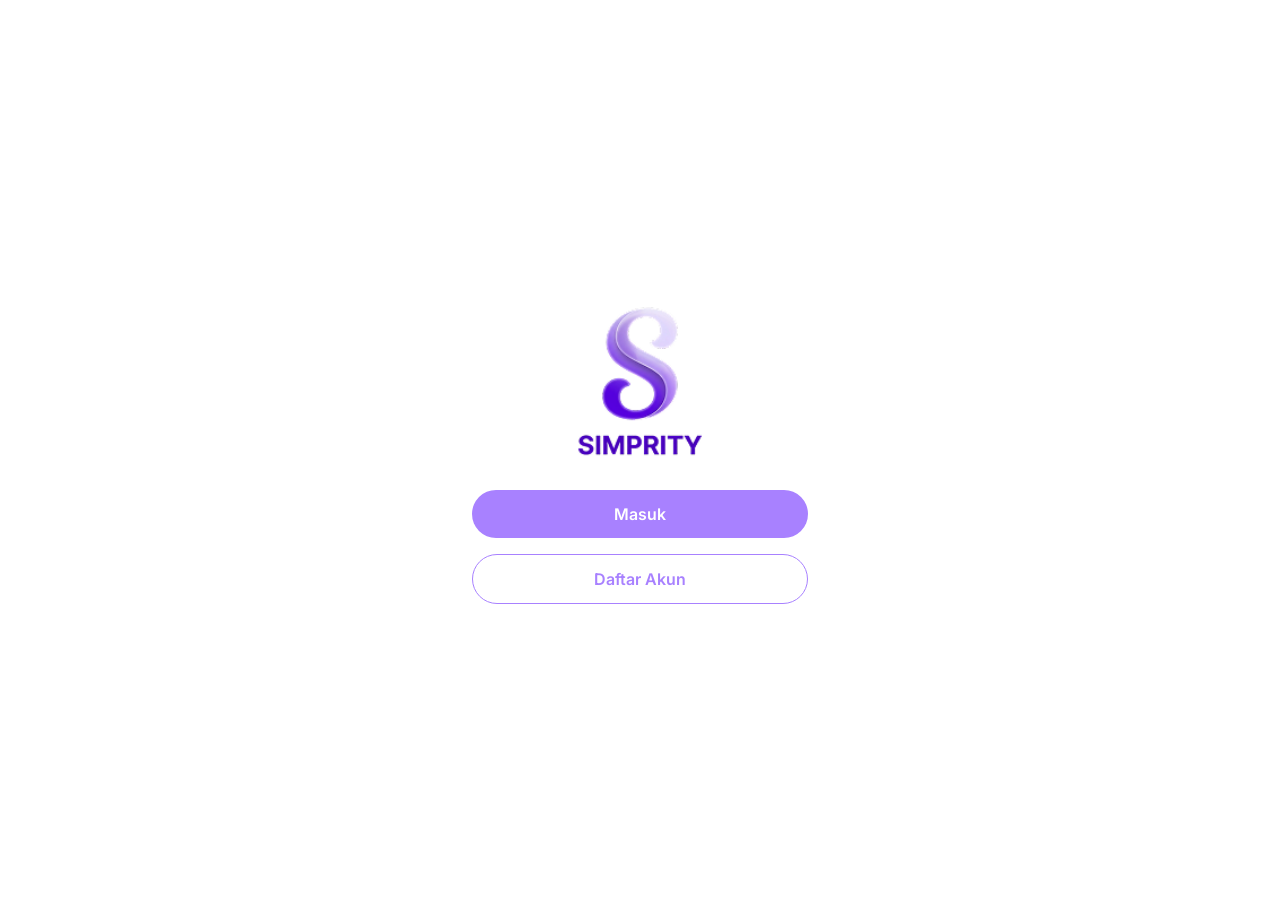
<file: index.html>
<!DOCTYPE html>
<html lang="id">

<head>
    <meta charset="UTF-8">
    <meta name="viewport" content="width=device-width, initial-scale=1.0">
    <title>Simprity - Welcome</title>
    <link rel="stylesheet" href="css/style.css">
</head>

<body>
    <div class="container-center">
        <img src="assets/logo.png" alt="Simprity Logo" class="logo-img" style="width: 200px;">
        <a href="login.html" class="btn btn-primary">Masuk</a>
        <a href="register.html" class="btn btn-outline">Daftar Akun</a>
    </div>
</body>

</html>
</file>
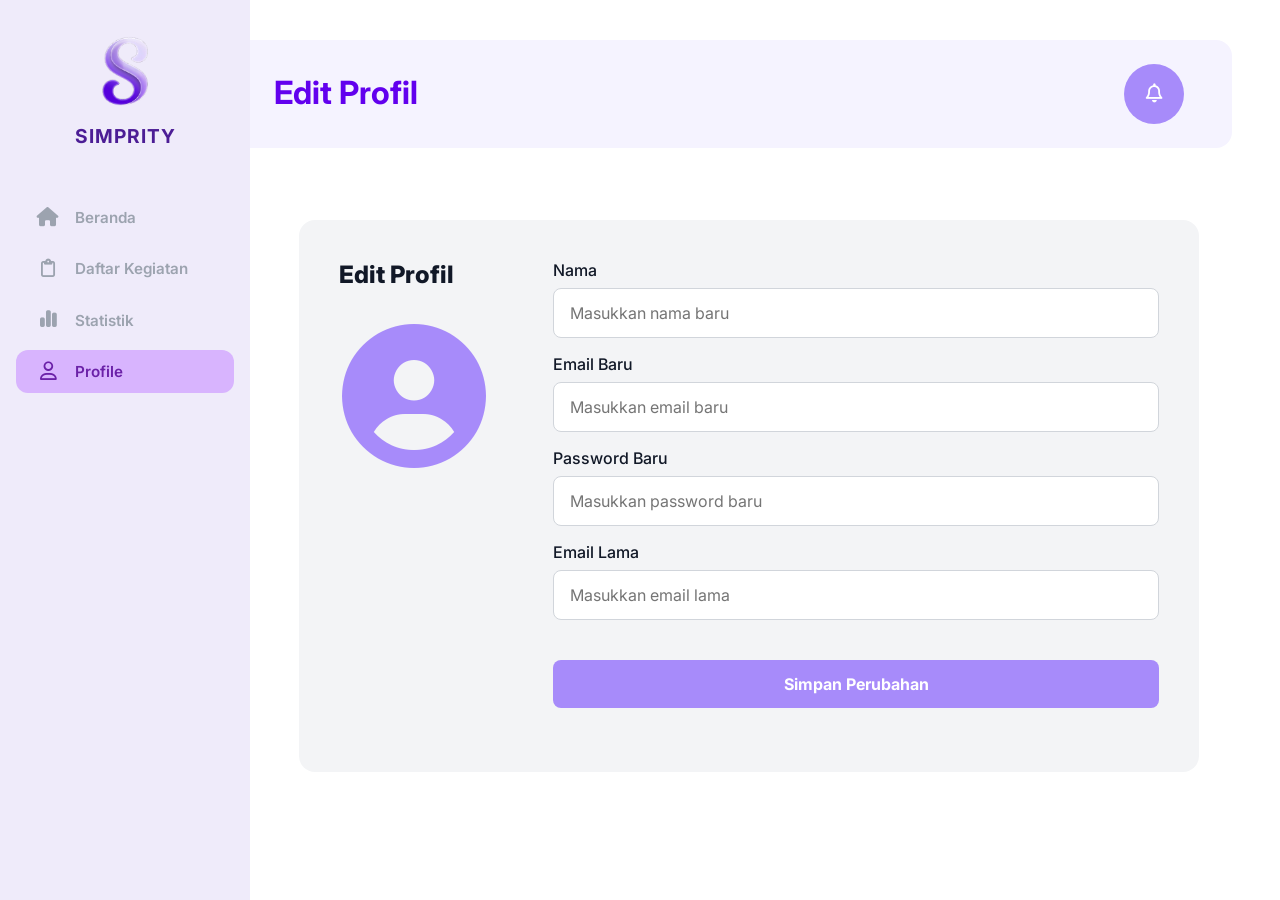
<file: edit_profil.html>
<!DOCTYPE html>
<html lang="id">

<head>
    <meta charset="UTF-8">
    <meta name="viewport" content="width=device-width, initial-scale=1.0">
    <title>Simprity - Edit Profil</title>

    <link rel="stylesheet" href="css/home.css">
    <link rel="stylesheet" href="css/profile.css">
</head>

<body>

    <!-- Sidebar -->
    <aside class="sidebar">

        <div class="sidebar-logo">
            <img src="assets/logo1.png" alt="Simprity Logo">
            <h2>SIMPRITY</h2>
        </div>

        <nav class="nav-menu">
            <a href="home.html" class="nav-item">
                <i class="fa-solid fa-house"></i>
                Beranda
            </a>
            <a href="daftar_kegiatan.html" class="nav-item">
                <i class="fa-regular fa-clipboard"></i>
                Daftar Kegiatan
            </a>
            <a href="statistik.html" class="nav-item">
                <i class="fa-solid fa-chart-simple"></i>
                Statistik
            </a>
            <a href="profile.html" class="nav-item active">
                <i class="fa-regular fa-user"></i>
                Profile
            </a>
        </nav>

    </aside>

    <!-- Main Content -->
    <main class="main-content">

        <div class="header">
            <div class="header-text">
                <h1 class="header-title-purple" style="font-size: 2rem;">Edit Profil</h1>
            </div>
            <div class="header-actions">
                <a href="notifikasi.html" class="btn-icon">
                    <i class="fa-regular fa-bell"></i>
                </a>
            </div>
        </div>

        <div class="main-body">

            <div class="profile-card edit-profil-card">

                <!-- LEFT -->
                <div class="edit-profil-left">

                    <h3>Edit Profil</h3>

                    <div class="avatar-container">
                        <i class="fa-solid fa-circle-user" style="font-size: 9rem; color: #a78bfa;"></i>
                    </div>

                </div>

                <!-- RIGHT -->
                <div class="edit-profil-right">

                    <form id="editProfileForm">

                        <div class="form-group">

                            <label>Nama</label>

                            <input
                                type="text"
                                id="fullname"
                                placeholder="Masukkan nama baru"
                                required>

                        </div>

                        <div class="form-group">

                            <label>Email Baru</label>

                            <input
                                type="email"
                                id="email"
                                placeholder="Masukkan email baru"
                                required>

                        </div>

                        <div class="form-group">

                            <label>Password Baru</label>

                            <input
                                type="password"
                                id="password"
                                placeholder="Masukkan password baru"
                                required>

                        </div>

                        <div class="form-group">

                            <label>Email Lama</label>

                            <input
                                type="email"
                                id="oldEmail"
                                placeholder="Masukkan email lama"
                                required>

                        </div>

                        <button
                            type="submit"
                            class="btn-save">

                            Simpan Perubahan

                        </button>

                    </form>

                </div>

            </div>

        </div>

    </main>

    <script>

        const form =
            document.getElementById("editProfileForm");

        form.addEventListener("submit", async (e) => {

            e.preventDefault();

            const fullname =
                document.getElementById("fullname").value;

            const email =
                document.getElementById("email").value;

            const password =
                document.getElementById("password").value;

            const oldEmail =
                document.getElementById("oldEmail").value;

            try {

                const response = await fetch(
                    "http://localhost:3000/update-profile",
                    {
                        method: "PUT",

                        headers: {
                            "Content-Type":
                                "application/json"
                        },

                        body: JSON.stringify({

                            oldEmail,
                            fullname,
                            email,
                            password

                        })

                    }
                );

                const data =
                    await response.json();

                alert(data.message);

                console.log(data);

                if (data.status) {

                    window.location.href =
                        "profile.html";

                }

            } catch (error) {

                console.log(error);

                alert("Terjadi error");

            }

        });

    </script>

</body>

</html>
</file>
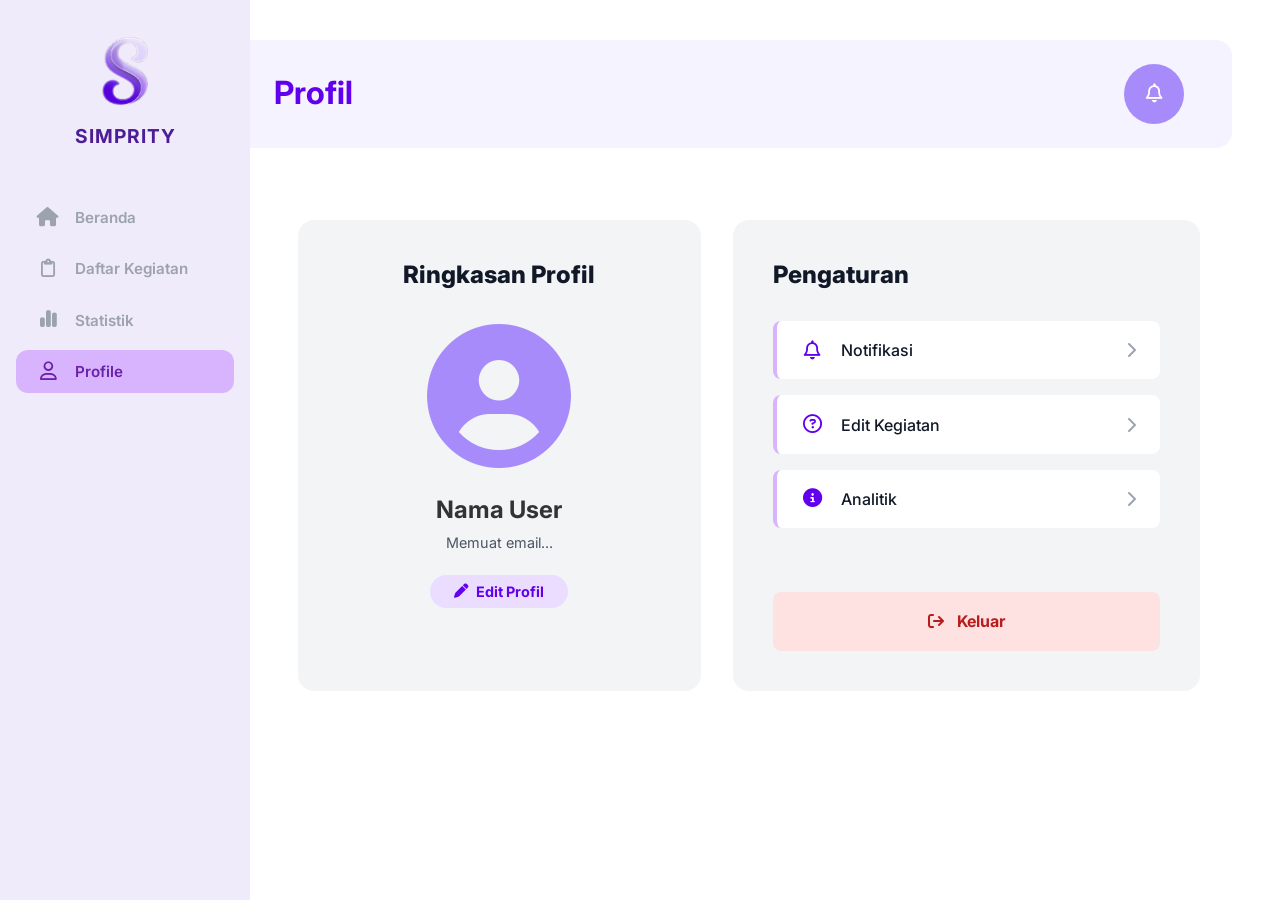
<file: profile.html>
<!DOCTYPE html>
<html lang="id">

<head>
    <meta charset="UTF-8">
    <meta name="viewport" content="width=device-width, initial-scale=1.0">
    <title>Simprity - Profil</title>
    <link rel="stylesheet" href="css/home.css">
    <link rel="stylesheet" href="css/profile.css">
</head>

<body>
    <!-- Sidebar -->
    <aside class="sidebar">
        <div class="sidebar-logo">
            <img src="assets/logo1.png" alt="Simprity Logo">
            <h2>SIMPRITY</h2>
        </div>

        <nav class="nav-menu">
            <a href="home.html" class="nav-item">
                <i class="fa-solid fa-house"></i>
                Beranda
            </a>
            <a href="daftar_kegiatan.html" class="nav-item">
                <i class="fa-regular fa-clipboard"></i>
                Daftar Kegiatan
            </a>
            <a href="statistik.html" class="nav-item">
                <i class="fa-solid fa-chart-simple"></i>
                Statistik
            </a>
            <a href="profile.html" class="nav-item active">
                <i class="fa-regular fa-user"></i>
                Profile
            </a>
        </nav>
    </aside>

    <!-- Main Content -->
    <main class="main-content">
        <!-- Header -->
        <div class="header">
            <div class="header-text">
                <h1 class="header-title-purple" style="font-size: 2rem;">Profil</h1>
            </div>
            <div class="header-actions" style="min-width: 136px; justify-content: flex-end;">
                <a href="notifikasi.html" class="btn-icon">
                    <i class="fa-regular fa-bell"></i>
                </a>
            </div>
        </div>

        <div class="main-body">
            
            <!-- Left Card: Ringkasan Profil -->
            <div class="profile-card ringkasan-card">
                <h3>Ringkasan Profil</h3>
                
                <div class="avatar-container">
                    <i class="fa-solid fa-circle-user" style="font-size: 9rem; color: #a78bfa;"></i>
                </div>
                
                <h2 id="profileName">Nama User</h2>
                <p class="profile-role" id="profileEmail" style="margin-top: 10px;">Memuat email...</p>
                
                <a href="edit_profil.html" class="btn-edit-profil">
                    <i class="fa-solid fa-pen"></i> Edit Profil
                </a>
            </div>

            <!-- Right Card: Pengaturan -->
            <div class="profile-card pengaturan-card">
                <h3>Pengaturan</h3>
                
                <div class="settings-list">
                    <a href="notifikasi.html" class="setting-item">
                        <div class="setting-item-left">
                            <i class="fa-regular fa-bell icon-left"></i>
                            <span>Notifikasi</span>
                        </div>
                        <i class="fa-solid fa-chevron-right icon-right"></i>
                    </a>
                    
                    <a href="edit_kegiatan.html" class="setting-item">
                        <div class="setting-item-left">
                            <i class="fa-regular fa-circle-question icon-left"></i>
                            <span>Edit Kegiatan</span>
                        </div>
                        <i class="fa-solid fa-chevron-right icon-right"></i>
                    </a>
                    
                    <a href="statistik.html" class="setting-item">
                        <div class="setting-item-left">
                            <i class="fa-solid fa-circle-info icon-left"></i>
                            <span>Analitik</span>
                        </div>
                        <i class="fa-solid fa-chevron-right icon-right"></i>
                    </a>
                </div>
                
                <!-- Logout Button links to login.html -->
                <a href="login.html" class="btn-logout">
                    <i class="fa-solid fa-arrow-right-from-bracket"></i> Keluar
                </a>
            </div>

        </div>
    </main>
    <script>

        const user =
            JSON.parse(
                localStorage.getItem("user")
            );
    
        if (user) {
    
            document.getElementById(
                "profileName"
            ).innerHTML =
                user.fullname;

            document.getElementById(
                "profileEmail"
            ).innerHTML =
                user.email || "Email tidak ditemukan";
    
        }
    
    </script>
</body>

</html>
</file>
<file: css/style.css>
@import url('https://fonts.googleapis.com/css2?family=Inter:wght@400;500;600;700&display=swap');

* {
    margin: 0;
    padding: 0;
    box-sizing: border-box;
    font-family: 'Inter', sans-serif;
}

body {
    background-color: #ffffff;
    color: #333;
    display: flex;
    justify-content: center;
    align-items: center;
    min-height: 100vh;
}

a {
    text-decoration: none;
}

/* Typography */
h1 {
    color: #3b00c9;
    font-size: 2rem;
    font-weight: 700;
    margin-bottom: 0.5rem;
}

h2 {
    font-size: 1.8rem;
    font-weight: 600;
    margin-bottom: 0.5rem;
}

p {
    color: #666;
    font-size: 0.95rem;
    line-height: 1.5;
}

/* Layouts */
.container-center {
    display: flex;
    flex-direction: column;
    align-items: center;
    text-align: center;
    width: 100%;
    max-width: 400px;
    padding: 2rem;
}

.container-split {
    display: flex;
    flex-direction: row;
    width: 100%;
    max-width: 1000px;
    background: #fff;
    border-radius: 20px;
    padding: 2rem;
    gap: 4rem;
    align-items: center;
}

.split-left {
    flex: 1;
    display: flex;
    flex-direction: column;
    align-items: center;
    text-align: center;
}

.split-right {
    flex: 1.2;
    display: flex;
    flex-direction: column;
}

.logo-img {
    width: 200px;
    height: 200px;
    margin-bottom: 10px;
}

/* Forms */
.form-group {
    margin-bottom: 1.2rem;
    position: relative;
}

.form-group label {
    display: block;
    font-size: 0.8rem;
    font-weight: 600;
    color: #333;
    margin-bottom: 0.5rem;
    text-transform: uppercase;
    letter-spacing: 0.5px;
}

.input-wrapper {
    position: relative;
    display: flex;
    align-items: center;
}

.input-icon {
    position: absolute;
    left: 15px;
    color: #999;
    width: 20px;
    height: 20px;
    display: flex;
    align-items: center;
    justify-content: center;
}

.input-icon svg {
    width: 18px;
    height: 18px;
    fill: currentColor;
}

.form-control {
    width: 100%;
    padding: 12px 15px 12px 45px;
    border: 1px solid #e0e0e0;
    border-radius: 8px;
    background-color: #f8f9fa;
    font-size: 0.95rem;
    color: #333;
    transition: all 0.3s;
}

.form-control:focus {
    outline: none;
    border-color: #a881ff;
    background-color: #fff;
    box-shadow: 0 0 0 3px rgba(168, 129, 255, 0.1);
}

.toggle-password {
    position: absolute;
    right: 15px;
    background: none;
    border: none;
    cursor: pointer;
    color: #999;
    display: flex;
    align-items: center;
    justify-content: center;
}

.toggle-password svg {
    width: 20px;
    height: 20px;
    fill: currentColor;
}

/* Buttons */
.btn {
    display: inline-flex;
    justify-content: center;
    align-items: center;
    width: 100%;
    padding: 14px 24px;
    border-radius: 30px;
    font-size: 1rem;
    font-weight: 600;
    cursor: pointer;
    transition: all 0.3s;
    border: none;
    text-decoration: none;
    margin-bottom: 1rem;
}

.btn-primary {
    background-color: #a881ff;
    color: #fff;
}

.btn-primary:hover {
    background-color: #9368ff;
}

.btn-outline {
    background-color: transparent;
    color: #a881ff;
    font-size: 700;
    border: 1px solid #a881ff;
}

.btn-outline:hover {
    background-color: rgba(168, 129, 255, 0.05);
}

.form-header {
    margin-bottom: 2rem;
}

.form-footer {
    text-align: center;
    margin-top: 1rem;
    font-size: 0.9rem;
    color: #666;
}

.form-footer a {
    color: #a881ff;
    font-weight: 600;
}

.form-footer a:hover {
    text-decoration: underline;
}

.error-message {
    color: #dc3545;
    font-size: 0.8rem;
    margin-top: 5px;
    display: none;
}

.form-control.is-invalid {
    border-color: #dc3545;
    background-color: #fff8f8;
}

@media (max-width: 768px) {
    .container-split {
        flex-direction: column;
        gap: 2rem;
    }
}
</file>
<file: css/profile.css>
/* Specific adjustments for profile pages */
.header-title-purple {
    color: #6200EE !important;
}

.main-content {
    padding-top: 1rem;
    overflow-x: hidden;
}

.header {
    background-color: #f5f3ff;
    padding: 1.5rem 3rem 1.5rem 1.5rem;
    border-radius: 0 16px 16px 0;
    margin-bottom: 2.5rem;
    margin-top: 1.5rem;
    margin-left: -3rem;
    width: calc(100% + 3rem);
    display: flex;
    justify-content: space-between;
    align-items: center;
}

.main-body {
    display: flex;
    gap: 2rem;
    width: 100%;
    padding-right: 2rem;
    padding-bottom: 3rem;
}

/* Card General */
.profile-card {
    background-color: #f3f4f6;
    /* Light gray matching the design */
    border-radius: 16px;
    padding: 2.5rem;
    display: flex;
    flex-direction: column;
}

.profile-card h3 {
    font-size: 1.5rem;
    font-weight: 800;
    color: #111827;
    margin-bottom: 2rem;
}

/* Ringkasan Profil (Left Card) */
.ringkasan-card {
    flex: 1;
    align-items: center;
}

.avatar-container {
    position: relative;
    width: 150px;
    height: 150px;
    margin-bottom: 1.5rem;
    display: flex;
    justify-content: center;
    align-items: center;
}

.avatar-img {
    width: 100%;
    height: 100%;
    border-radius: 50%;
    object-fit: cover;
    border: 4px solid #8b5cf6;
    /* Purple border */
}

.camera-btn {
    position: absolute;
    bottom: 5px;
    right: 5px;
    background-color: #6200EE;
    color: white;
    width: 35px;
    height: 35px;
    border-radius: 50%;
    display: flex;
    justify-content: center;
    align-items: center;
    border: 2px solid white;
    cursor: pointer;
    font-size: 1rem;
}

.profile-name {
    font-size: 1.5rem;
    font-weight: 800;
    color: #111827;
    margin-bottom: 0.3rem;
}

.profile-role {
    font-size: 0.9rem;
    color: #4b5563;
    margin-bottom: 1.5rem;
}

.btn-edit-profil {
    background-color: #eaddff;
    color: #6200EE;
    padding: 8px 24px;
    border-radius: 20px;
    font-weight: 700;
    font-size: 0.9rem;
    text-decoration: none;
    display: flex;
    align-items: center;
    gap: 0.5rem;
    transition: background-color 0.3s;
}

.btn-edit-profil:hover {
    background-color: #d8c4ff;
}

/* Pengaturan (Right Card) */
.pengaturan-card {
    flex: 1.2;
}

.settings-list {
    display: flex;
    flex-direction: column;
    gap: 1rem;
    margin-bottom: 4rem;
    /* Push logout button down */
}

.setting-item {
    background-color: #ffffff;
    padding: 1.2rem 1.5rem;
    border-radius: 8px;
    display: flex;
    justify-content: space-between;
    align-items: center;
    text-decoration: none;
    color: #111827;
    font-weight: 500;
    transition: box-shadow 0.3s;
    border-left: 4px solid #d8b4fe;
    /* Subtle left border to match visual aesthetic */
}

.setting-item:hover {
    box-shadow: 0 4px 6px rgba(0, 0, 0, 0.05);
}

.setting-item-left {
    display: flex;
    align-items: center;
    gap: 1rem;
}

.setting-item i.icon-left {
    color: #6200EE;
    font-size: 1.2rem;
    width: 24px;
    text-align: center;
}

.setting-item i.icon-right {
    color: #9ca3af;
}

.btn-logout {
    background-color: #fee2e2;
    color: #b91c1c;
    padding: 1.2rem;
    border-radius: 8px;
    text-align: center;
    text-decoration: none;
    font-weight: 700;
    display: flex;
    justify-content: center;
    align-items: center;
    gap: 0.8rem;
    margin-top: auto;
    transition: background-color 0.3s;
}

.btn-logout:hover {
    background-color: #fecaca;
}

/* Edit Profil Layout */
.edit-profil-card {
    width: 100%;
    max-width: 900px;
    margin: 0 auto;
    flex-direction: row;
    gap: 4rem;
    padding-bottom: 4rem;
    /* Jarak ekstra di bagian bawah kotak */
}

.edit-profil-left {
    display: flex;
    flex-direction: column;
}

.edit-profil-right {
    flex: 1;
    display: flex;
    flex-direction: column;
}

.edit-profil-right form {
    display: flex;
    flex-direction: column;
    gap: 1rem;
    /* Ini memberikan jarak antara form Nama, Email, dan Password */
}

.form-group {
    display: flex;
    flex-direction: column;
    gap: 0.5rem;
    /* Jarak label dengan input miliknya dikembalikan menjadi rapat */
}

.form-group label {
    font-weight: 500;
    color: #111827;
    font-size: 1rem;
}

.form-group input {
    width: 100%;
    padding: 14px 16px;
    border: 1px solid #d1d5db;
    border-radius: 8px;
    font-size: 1rem;
    outline: none;
    transition: border-color 0.3s;
}

.form-group input:focus {
    border-color: #8b5cf6;
}

.btn-save {
    background-color: #a78bfa;
    color: white;
    padding: 14px;
    border-radius: 8px;
    font-weight: 700;
    border: none;
    cursor: pointer;
    margin-top: 1.5rem;
    /* Jarak ekstra di atas tombol simpan */
    transition: background-color 0.3s;
    font-size: 1rem;
}

.btn-save:hover {
    background-color: #8b5cf6;
}
</file>
<file: css/home.css>
@import url('https://fonts.googleapis.com/css2?family=Inter:wght@400;500;600;700&display=swap');
@import url('https://cdnjs.cloudflare.com/ajax/libs/font-awesome/6.4.0/css/all.min.css');

* {
    margin: 0;
    padding: 0;
    box-sizing: border-box;
    font-family: 'Inter', sans-serif;
}

body {
    background-color: #ffffff;
    color: #333;
    display: flex;
    min-height: 100vh;
    overflow-x: hidden;
}

a {
    text-decoration: none;
}

/* Sidebar */
.sidebar {
    width: 250px;
    background-color: #efebfa;
    padding: 2rem 0;
    display: flex;
    flex-direction: column;
    align-items: center;
    position: fixed;
    height: 100vh;
}

.sidebar-logo {
    text-align: center;
    margin-bottom: 3rem;
}

.sidebar-logo img {
    width: 80px;
    margin-bottom: 0.5rem;
}

.sidebar-logo h2 {
    color: #4c1d95;
    font-size: 1.2rem;
    font-weight: 700;
    letter-spacing: 1px;
}

.nav-menu {
    width: 100%;
    display: flex;
    flex-direction: column;
    gap: 0.5rem;
    padding: 0 1rem;
}

.nav-item {
    display: flex;
    align-items: center;
    padding: 12px 20px;
    border-radius: 12px;
    color: #9ca3af;
    font-weight: 600;
    font-size: 0.95rem;
    transition: all 0.3s;
    gap: 15px;
}

.nav-item i {
    font-size: 1.2rem;
    width: 24px;
    text-align: center;
}

.nav-item.active {
    background-color: #d8b4fe;
    /* Light purple for active menu bg */
    color: #6b21a8;
    /* Darker purple for active text */
}

.nav-item.active i {
    color: #6b21a8;
}

.nav-item:hover:not(.active) {
    background-color: rgba(216, 180, 254, 0.3);
    color: #6b21a8;
}

/* Main Content */
.main-content {
    flex: 1;
    margin-left: 250px;
    padding: 2.5rem 3rem;
    display: flex;
    flex-direction: column;
    gap: 2rem;
}

.main-body {
    display: flex;
    gap: 3rem;
}

.content-left {
    flex: 2;
    display: flex;
    flex-direction: column;
    gap: 1.5rem;
}

.content-right {
    flex: 1;
    display: flex;
    flex-direction: column;
    gap: 2rem;
}

/* Header */
.header {
    display: flex;
    justify-content: space-between;
    align-items: center;
}

.header-text h1 {
    font-size: 2.7rem;
    color: #111827;
    margin-bottom: 0.2rem;
}

.header-text p {
    color: #6b7280;
    font-size: 1.2rem;
}

.header-actions {
    display: flex;
    align-items: center;
    gap: 1rem;
}

.btn-icon {
    width: 60px;
    height: 60px;
    border-radius: 50%;
    background-color: #a78bfa;
    color: white;
    display: flex;
    justify-content: center;
    align-items: center;
    font-size: 1.2rem;
    border: none;
    cursor: pointer;
}

.profile-pic {
    width: 60px;
    height: 60px;
    border-radius: 50%;
    object-fit: cover;
    border: 2px solid #a78bfa;
}

/* Alert Banner */
.alert-banner {
    background: linear-gradient(to bottom right, #fef2f2 60%, #ffffff 100%);
    border: 1px solid #fee2e2;
    border-radius: 12px;
    padding: 1.5rem;
}

.alert-title {
    color: #b91c1c;
    font-weight: 600;
    font-size: 1.8rem;
    display: flex;
    align-items: center;
    gap: 0.5rem;
    margin-bottom: 0.5rem;
}

.alert-desc {
    color: #6b7280;
    font-size: 1rem;
}

/* Stats Cards */
.stats-container {
    display: flex;
    gap: 1.5rem;
}

.stat-card {
    flex: 1;
    border-radius: 16px;
    padding: 1.5rem;
    display: flex;
    align-items: center;
    gap: 1.5rem;
}

.stat-card.purple {
    background-color: #ede9fe;
}

.stat-card.gray {
    background-color: #f3f4f6;
}

.stat-icon {
    font-size: 2.5rem;
}

.stat-card.purple .stat-icon {
    color: #7c3aed;
}

.stat-card.gray .stat-icon {
    color: #9ca3af;
}

.stat-info h3 {
    font-size: 2.5rem;
    font-weight: 700;
    line-height: 1;
    margin-bottom: 0.2rem;
}

.stat-card.purple .stat-info h3 {
    color: #7c3aed;
}

.stat-card.gray .stat-info h3 {
    color: #6b7280;
}

.stat-info p {
    font-size: 0.9rem;
    color: #111827;
    font-weight: 600;
}

/* Upcoming Activities */
.section-header {
    display: flex;
    justify-content: space-between;
    align-items: center;
    margin-bottom: 1rem;
    margin-top: 1rem;
}

.section-header h2 {
    font-size: 1.2rem;
    color: #111827;
}

.section-header a {
    color: #7c3aed;
    font-size: 0.9rem;
    font-weight: 600;
}

.activity-list {
    display: flex;
    flex-direction: column;
    gap: 1rem;
}

.activity-card {
    background: linear-gradient(to right, #ffffff, #f3f4f6);
    border-radius: 12px;
    padding: 1.5rem;
    position: relative;
    overflow: hidden;
    display: flex;
    justify-content: space-between;
    align-items: center;
}

.activity-card::before {
    content: '';
    position: absolute;
    left: 0;
    top: 0;
    bottom: 0;
    width: 6px;
}

.activity-card.red::before {
    background-color: #ef4444;
}

.activity-card.yellow::before {
    background-color: #facc15;
}

.activity-details h4 {
    font-size: 1.2rem;
    color: #111827;
    font-weight: 900;
    margin-bottom: 0.2rem;
}

.activity-details h3 {
    font-size: 1.8rem;
    font-weight: 400;
    color: #111827;
    margin-bottom: 0.5rem;
}

.activity-time {
    font-size: 1rem;
    color: #ef4444;
    display: flex;
    align-items: center;
    gap: 0.3rem;
}

.activity-time i {
    font-size: 1.1rem;
}

.tag {
    padding: 6px 12px;
    border-radius: 20px;
    font-size: 0.75rem;
    font-weight: 700;
    letter-spacing: 0.5px;
}

.tag.high {
    background-color: #fecaca;
    color: #dc2626;
    font-size: 1rem;
}

.tag.medium {
    background-color: #fef08a;
    color: #ca8a04;
    font-size: 1rem;
}

/* Calendar Widget */
.calendar-widget {
    background-color: #fff;
    border: 1px solid #000;
    border-radius: 16px;
    overflow: hidden;
    position: relative;
}

.calendar-rings {
    display: flex;
    justify-content: space-around;
    position: absolute;
    top: -5px;
    left: 0;
    right: 0;
    padding: 0 15px;
}

.ring {
    width: 6px;
    height: 15px;
    background-color: #4b5563;
    border-radius: 4px;
}

.calendar-header {
    background-color: #ede9fe;
    padding: 2.5rem 0 1rem;
    text-align: center;
    border-bottom: 1px solid #000;
}

.calendar-header h3 {
    font-size: 1.6rem;
    color: #111827;
}

.calendar-body {
    padding: 1rem;
}

.calendar-grid {
    display: grid;
    grid-template-columns: repeat(7, 1fr);
    gap: 5px;
    text-align: center;
}

.calendar-day {
    padding: 8px 0;
    font-size: 1rem;
    font-weight: 600;
    color: #111827;
    border-radius: 8px;
}

.calendar-day.active {
    background-color: #ede9fe;
}

/* Quote Card */
.quote-card {
    background-color: #ede9fe;
    border-radius: 16px;
    padding: 2rem;
    position: relative;
}

.quote-icon {
    color: #7c3aed;
    font-size: 1.5rem;
    margin-bottom: 1rem;
}

.quote-card h4 {
    font-size: 1.3rem;
    color: #111827;
    margin-bottom: 0.8rem;
    line-height: 1.4;
}

.quote-card p {
    font-size: 1rem;
    color: #4b5563;
    line-height: 1.5;
}

/* Floating Action Button */
.fab {
    position: fixed;
    bottom: 2rem;
    right: 2rem;
    width: 80px;
    height: 80px;
    background-color: #a881ff;
    /* matching btn */
    color: white;
    border-radius: 50%;
    display: flex;
    justify-content: center;
    align-items: center;
    font-size: 2rem;
    box-shadow: 0 4px 15px rgba(168, 129, 255, 0.4);
    cursor: pointer;
    transition: transform 0.3s, background-color 0.3s;
}

.fab:hover {
    transform: scale(1.05);
    background-color: #9368ff;
}

@media (max-width: 1024px) {
    .main-body {
        flex-direction: column;
    }
}

/* Daftar Kegiatan specific styles */
.search-container {
    display: flex;
    align-items: center;
    gap: 1.5rem;
    margin-bottom: 0.5rem;
}

.search-input {
    flex: 1;
    padding: 15px 20px;
    border: 1px solid #d8b4fe;
    border-radius: 12px;
    font-size: 1.1rem;
    background-color: #faf5ff;
    outline: none;
    color: #4b5563;
}

.search-input::placeholder {
    color: #9ca3af;
}

.search-icon-btn {
    color: #6b21a8;
    font-size: 1.8rem;
    background: none;
    border: none;
    cursor: pointer;
    transition: transform 0.2s;
}

.search-icon-btn:hover {
    transform: scale(1.1);
}

.filter-chips {
    display: flex;
    gap: 1rem;
    margin-bottom: 1.5rem;
}

.chip {
    padding: 8px 24px;
    border-radius: 20px;
    font-size: 1rem;
    font-weight: 600;
    cursor: pointer;
    border: 1px solid #d1d5db;
    background-color: transparent;
    color: #6b7280;
    transition: all 0.3s;
}

.chip.active {
    background-color: #d8b4fe;
    border-color: #d8b4fe;
    color: #6b21a8;
}

.chip:hover:not(.active) {
    background-color: #f3f4f6;
}

.activity-card.green::before {
    background-color: #4ade80;
}

.activity-card.grey {
    background-color: #f3f4f6 !important;
}
.activity-card.grey::before {
    background-color: #9ca3af !important;
}

.tag.green-tag {
    background-color: #bbf7d0;
    color: #166534;
    font-size: 1rem;
}
</file>
